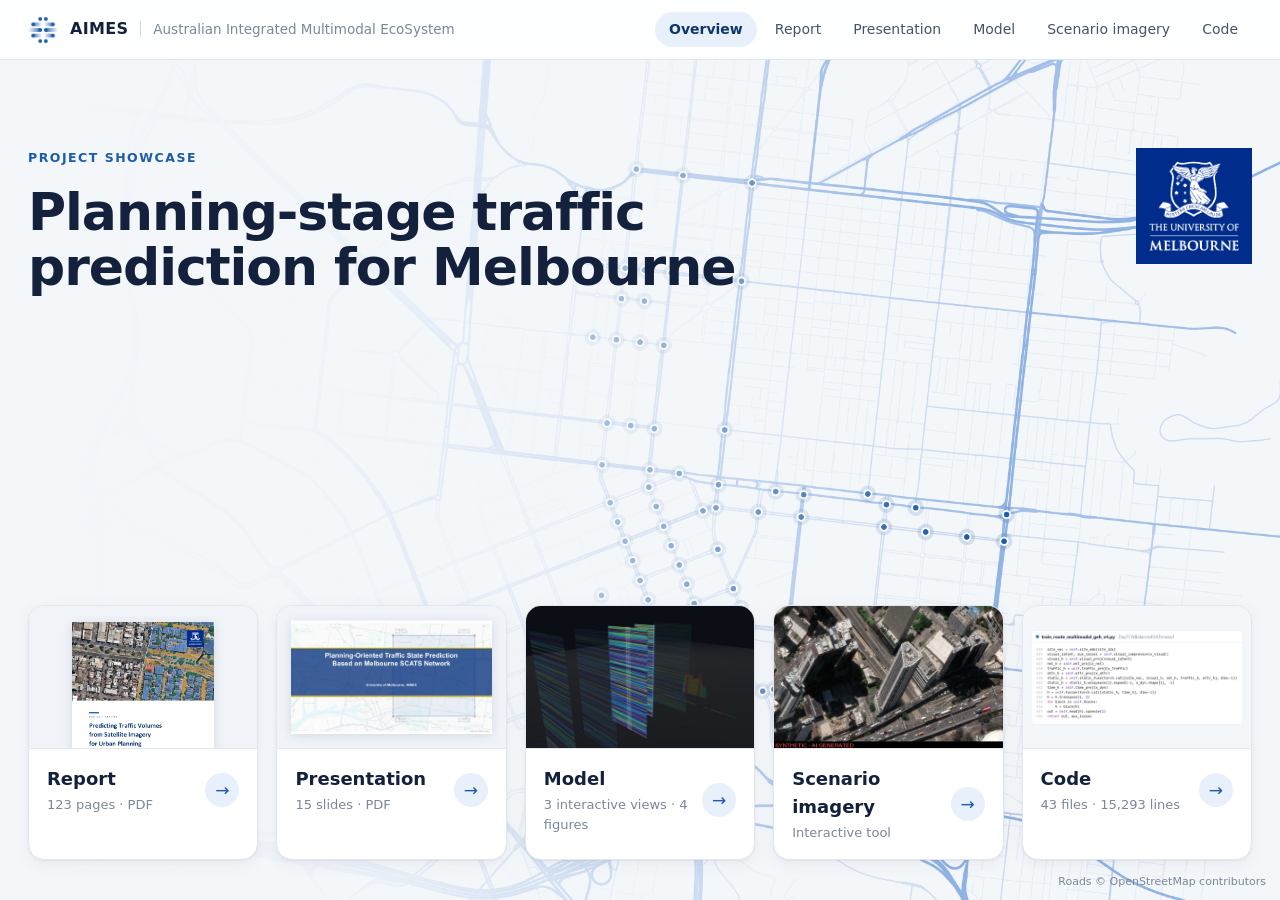
<file: index.html>
<!doctype html>
<html lang="en">
<head>
<script>window.SHOWCASE_STATIC = true;</script>
<meta charset="utf-8">
<meta name="viewport" content="width=device-width, initial-scale=1">
<title>AIMES · Planning-Oriented Traffic Prediction</title>
<meta name="description" content="AIMES project showcase: report, prediction model, scenario imagery tool and code.">
<link rel="icon" href="favicon.ico" sizes="any">
<link rel="icon" type="image/png" sizes="64x64" href="showcase/assets/aimes-mark-64.png">
<link rel="stylesheet" href="showcase/site.css">
<link rel="stylesheet" href="data/code-style.css">
</head>
<body>

<header class="bar">
  <a class="brand" href="#overview" data-view="overview">
    <img class="mark" src="showcase/assets/aimes-mark-64.png" alt="" width="30" height="30">
    <span class="name">AIMES<span class="name-sub">Australian Integrated Multimodal EcoSystem</span></span>
  </a>
  <nav aria-label="Sections">
    <a href="#overview" data-view="overview">Overview</a>
    <a href="#report" data-view="report">Report</a>
    <a href="#slides" data-view="slides">Presentation</a>
    <a href="#model" data-view="model">Model</a>
    <a href="#imagery" data-view="imagery">Scenario imagery</a>
    <a href="#code" data-view="code">Code</a>
  </nav>
</header>

<main>

<!-- ============================================================== overview -->
<section class="view" id="overview" aria-label="Overview">
  <div class="hero">
    <div class="hero-inner">
      <div class="hero-head">
        <div>
          <div class="eyebrow">Project showcase</div>
          <h1 class="title"><span class="nowrap">Planning-stage</span> traffic prediction for Melbourne</h1>
        </div>
        <img class="crest" src="showcase/assets/unimelb_logo.png" alt="The University of Melbourne" width="250" height="250">
      </div>
      <div class="entries">
        <a class="entry" href="#report" data-view="report">
          <span class="thumb page"><img id="thumb-report" alt="" hidden></span>
          <span class="entry-foot">
            <span class="entry-name">Report<span class="entry-sub" id="sub-report">PDF</span></span>
            <span class="entry-go" aria-hidden="true">→</span>
          </span>
        </a>
        <a class="entry" href="#slides" data-view="slides">
          <span class="thumb slides"><img src="showcase/slides/slide-01.jpg" alt=""></span>
          <span class="entry-foot">
            <span class="entry-name">Presentation<span class="entry-sub" id="sub-slides">Slides</span></span>
            <span class="entry-go" aria-hidden="true">→</span>
          </span>
        </a>
        <a class="entry" href="#model" data-view="model">
          <span class="thumb render"><img src="showcase/assets/model_card.jpg" alt=""></span>
          <span class="entry-foot">
            <span class="entry-name">Model<span class="entry-sub" id="sub-model">Interactive views</span></span>
            <span class="entry-go" aria-hidden="true">→</span>
          </span>
        </a>
        <a class="entry" href="#imagery" data-view="imagery">
          <span class="thumb photo"><img id="thumb-imagery" alt="" hidden></span>
          <span class="entry-foot">
            <span class="entry-name">Scenario imagery<span class="entry-sub">Interactive tool</span></span>
            <span class="entry-go" aria-hidden="true">→</span>
          </span>
        </a>
        <a class="entry" href="#code" data-view="code">
          <span class="thumb render"><img src="showcase/assets/code_card.png" alt=""></span>
          <span class="entry-foot">
            <span class="entry-name">Code<span class="entry-sub" id="sub-code">Code release</span></span>
            <span class="entry-go" aria-hidden="true">→</span>
          </span>
        </a>
      </div>
    </div>
    <div class="attribution">Roads © OpenStreetMap contributors</div>
  </div>
</section>

<!-- ============================================================== report -->
<section class="view" id="report" aria-label="Report">
  <div class="split">
    <ol class="list" id="toc" aria-label="Contents"><li class="list-head" aria-hidden="true">Contents</li></ol>
    <div class="stage-wrap">
      <div class="stage">
        <div class="stage-bar">
          <span class="stage-title" id="viewer-title"></span>
          <span class="actions">
            <a class="btn" id="viewer-open" href="#" target="_blank" rel="noopener" hidden>Open in new tab</a>
            <a class="btn primary" id="viewer-download" href="#" download hidden>Download</a>
          </span>
        </div>
        <iframe class="pdf" id="viewer-frame" title="Report" hidden></iframe>
        <div class="empty" id="viewer-empty">Loading…</div>
      </div>
    </div>
  </div>
</section>

<!-- ============================================================== presentation -->
<section class="view" id="slides" aria-label="Presentation">
  <div class="split">
    <ol class="list" id="slide-list" aria-label="Slides"><li class="list-head" aria-hidden="true">Slides</li></ol>
    <div class="stage-wrap">
      <div class="stage">
        <div class="stage-bar">
          <span class="stage-title" id="slide-title"></span>
          <span class="actions">
            <button class="btn" id="slide-prev" type="button" aria-label="Previous slide">‹</button>
            <button class="btn" id="slide-next" type="button" aria-label="Next slide">›</button>
            <button class="btn" id="slide-present" type="button">Present</button>
            <a class="btn primary" id="slide-pdf" href="#" download hidden>Download PowerPoint</a>
          </span>
        </div>
        <div class="slide-stage" id="slide-stage">
          <img id="slide-img" alt="">
          <span class="slide-count" id="slide-count"></span>
        </div>
      </div>
    </div>
  </div>
</section>

<!-- ============================================================== model -->
<section class="view" id="model" aria-label="Model">
  <div class="split">
    <ol class="list" id="figures" aria-label="Figures"><li class="list-head" aria-hidden="true">Figures</li></ol>
    <div class="stage-wrap">
      <div class="stage">
        <div class="stage-bar">
          <span class="stage-title" id="figure-title"></span>
          <span class="actions"><a class="btn" id="figure-open" href="#" target="_blank" rel="noopener">Open full size</a></span>
        </div>
        <div class="figure-stage" id="figure-stage"><img id="figure-img" alt=""></div>
        <div class="frames" id="frames" hidden></div>
      </div>
    </div>
  </div>
</section>

<!-- ============================================================== scenario imagery -->
<section class="view" id="imagery" aria-label="Scenario imagery">
  <div class="stage-bar">
    <span class="stage-title">Scenario imagery</span>
    <span class="actions"><a class="btn" href="tool.html" target="_blank" rel="noopener">Open in its own window</a></span>
  </div>
  <iframe class="tool-frame" id="tool-frame" title="Scenario imagery tool"></iframe>
</section>

<!-- ============================================================== code -->
<section class="view" id="code" aria-label="Code">
  <div class="split">
    <ol class="list code-list" id="code-files" aria-label="Code files"></ol>
    <div class="stage-wrap">
      <div class="stage">
        <div class="stage-bar">
          <span class="stage-title" id="code-title"></span>
          <span class="actions">
            <a class="btn" id="code-raw" href="#" target="_blank" rel="noopener" hidden>Raw</a>
            <a class="btn primary" id="code-download" href="#" download hidden>Download</a>
          </span>
        </div>
        <div class="code-body" id="code-body"><div class="empty">Loading…</div></div>
      </div>
    </div>
  </div>
</section>

</main>
<script src="showcase/site.js?v=20261106p"></script>
</body>
</html>
</file>
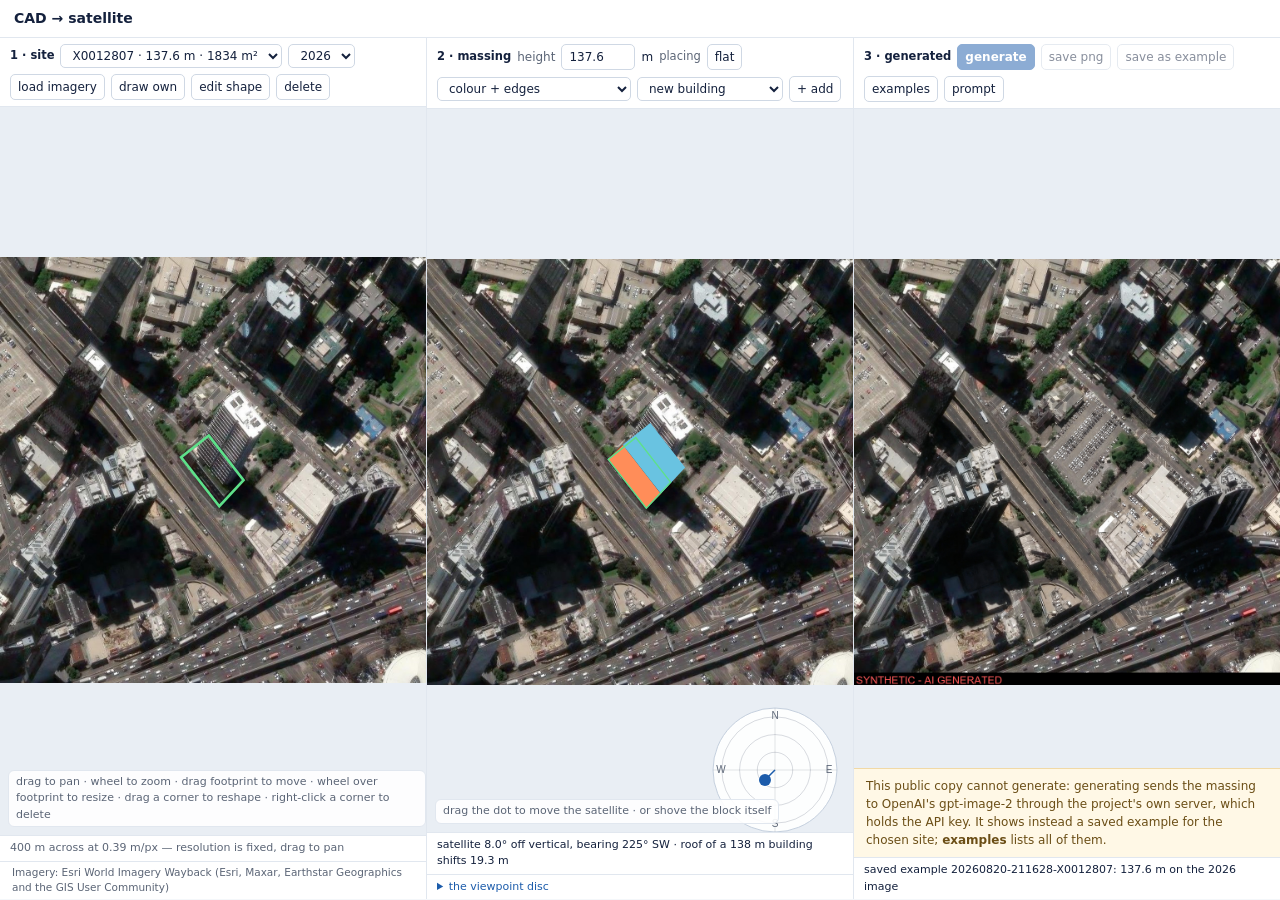
<file: tool.html>
<!doctype html>
<html lang="en">
<head>
<script>window.SHOWCASE_STATIC = true;</script>
<meta charset="utf-8">
<title>CAD to satellite — massing tool</title>
<link rel="icon" href="favicon.ico" sizes="any">
<style>
  :root { --bg:#f4f7fa; --panel:#ffffff; --line:#e1e7ef; --ink:#14213d; --dim:#5b6576;
          --accent:#1c5cab; --ok:#16875a; --bad:#c43d3d; --canvas:#e9eef4; --field:#ffffff;
          --field-line:#cfd8e4; }
  * { box-sizing:border-box; }
  body { margin:0; background:var(--bg); color:var(--ink);
         font:13px/1.5 "Segoe UI Variable Text","Segoe UI",system-ui,-apple-system,Roboto,sans-serif; }
  header { padding:8px 14px; border-bottom:1px solid var(--line); display:flex; background:var(--panel);
           gap:16px; align-items:baseline; }
  header h1 { font-size:14px; margin:0; font-weight:600; }
  header span { color:var(--dim); font-size:12px; }
  main { display:grid; grid-template-columns:1fr 1fr 1fr; gap:1px; background:var(--line);
         height:calc(100vh - 39px); }
  section { background:var(--panel); display:flex; flex-direction:column; min-width:0; }
  .head { padding:8px 12px; border-bottom:1px solid var(--line); display:flex;
          gap:8px; align-items:center; flex-wrap:wrap; }
  .head b { font-size:12px; font-weight:600; }
  .body { flex:1; position:relative; overflow:hidden; background:var(--canvas); }
  canvas { position:absolute; top:0; left:0; }
  select, input, button { background:var(--field); color:var(--ink); border:1px solid var(--field-line);
                          border-radius:6px; padding:4px 8px; font:inherit; }
  button { cursor:pointer; }
  button:hover { border-color:var(--accent); }
  button.primary { background:var(--accent); color:#fff; border-color:var(--accent);
                   font-weight:600; }
  button:disabled { opacity:.5; cursor:default; }
  .slider { display:flex; align-items:center; gap:8px; padding:5px 12px; }
  .slider label { width:74px; color:var(--dim); font-size:12px; }
  .slider input[type=range] { flex:1; }
  .slider output { width:52px; text-align:right; font-variant-numeric:tabular-nums; }
  .note { padding:6px 12px; color:var(--dim); font-size:11.5px; border-top:1px solid var(--line); }
  .stat { padding:6px 12px; font-size:12px; border-top:1px solid var(--line);
          font-variant-numeric:tabular-nums; }
  .stat.ok { color:var(--ok); } .stat.bad { color:var(--bad); }
  .hint { position:absolute; left:10px; bottom:10px; background:rgba(255,255,255,.9); padding:5px 9px;
          border:1px solid var(--line); border-radius:6px; color:var(--dim); font-size:11.5px;
          pointer-events:none; }
  /* overlays for the saved examples and for editing the prompt */
  .sheet { position:fixed; inset:0; background:rgba(244,247,250,.97); display:none; z-index:20;
           padding:26px 30px; overflow:auto; }
  .sheet.on { display:block; }
  .sheet h2 { font-size:15px; margin:0 0 12px; font-weight:600; }
  .sheet .close { position:absolute; top:18px; right:24px; }
  .cards { display:grid; grid-template-columns:repeat(auto-fill,minmax(260px,1fr)); gap:14px; }
  .card { background:var(--panel); border:1px solid var(--line); border-radius:6px;
          padding:8px; }
  .card img { width:100%; border-radius:4px; display:block; background:var(--canvas); }
  .card .meta { color:var(--dim); font-size:11.5px; margin-top:6px; line-height:1.45;
                font-variant-numeric:tabular-nums; }
  .card .row { display:flex; gap:6px; margin-top:6px; }
  textarea { width:100%; min-height:52vh; background:#fff; color:var(--ink);
             border:1px solid var(--line); border-radius:6px; padding:12px;
             font:12.5px/1.65 ui-monospace,Consolas,monospace; resize:vertical; }
  /* inside the project showcase the site's own bar names the tool, so its header steps aside */
  html.embedded header { display:none; }
  html.embedded main { height:100vh; }
  /* the hints sit on the picture until the pointer comes to work on it */
  .hint { transition:opacity .2s; }
  .body:hover .hint { opacity:0; }
  details.note summary { cursor:pointer; color:var(--accent); }
  details.note[open] summary { margin-bottom:3px; }
  .credit { padding:3px 12px; color:var(--dim); font-size:10.5px; border-top:1px solid var(--line); }
  .static-note { padding:8px 12px; font-size:12px; background:#fff8e6; border-top:1px solid #f1d9a6; color:#6b4e16; }
  /* a laptop screen at 100 % holds three panels of about 430-520 px: smaller type and tighter rows
     keep each panel's controls on one or two lines and leave the height to the pictures */
  @media (max-width: 1600px) {
    body { font-size:12px; }
    .head { padding:6px 10px; gap:6px; }
    .head b { font-size:11.5px; }
    select, input, button { padding:3px 7px; border-radius:5px; }
    .note, .stat { padding:4px 10px; font-size:11px; }
    .hint { font-size:11px; padding:3px 7px; left:8px; bottom:8px; }
  }
</style>
<script>if (window.self !== window.top) document.documentElement.classList.add('embedded');</script>
</head>
<body>
<header>
  <h1>CAD → satellite</h1>
</header>

<main>
  <section>
    <div class="head">
      <b>1 · site</b>
      <select id="library"><option value="">footprint library…</option></select>
      <select id="year"></select>
      <button id="reload">load imagery</button>
      <button id="draw">draw own</button>
      <button id="editShape" disabled>edit shape</button>
      <button id="deleteShape" disabled title="delete the selected footprint">delete</button>
    </div>
    <div class="body" id="scenePane">
      <canvas id="sceneCanvas"></canvas>
      <div class="hint">drag to pan · wheel to zoom · drag footprint to move · wheel over
      footprint to resize · drag a corner to reshape · right-click a corner to delete</div>
    </div>
    <div class="note" id="sceneNote">choose a footprint to begin</div>
    <div class="credit">Imagery: Esri World Imagery Wayback (Esri, Maxar, Earthstar Geographics and the GIS User Community)</div>
  </section>

  <section>
    <div class="head">
      <b>2 · massing</b>
      <label style="color:var(--dim)">height</label>
      <input id="height" type="number" min="3" max="400" step="1" value="60" style="width:74px"> m
      <span id="heightWhich" style="color:var(--dim);font-size:11.5px">placing</span>
      <button id="nadir">flat</button>
      <select id="style" title="how the block is drawn"></select>
      <select id="mode" title="what this generation does to the site"></select>
      <label id="existingWrap" style="color:var(--dim);display:none">from
        <input id="existing" type="number" min="0" max="400" step="1" value="120"
               style="width:62px"> m</label>
      <label id="groundWrap" style="color:var(--dim);display:none">leave as
        <select id="ground"></select></label>
      <button id="addBlock" disabled title="keep this block and start another">+ add</button>
    </div>
    <div class="body" id="massPane"><canvas id="massCanvas"></canvas>
      <div class="hint">drag the dot to move the satellite · or shove the block itself</div>
    </div>
    <div class="stat" id="blockList" style="display:none"></div>
    <div class="stat" id="shiftStat">satellite directly overhead</div>
    <details class="note"><summary>the viewpoint disc</summary>the disc is the sky, its centre straight overhead, its rim 35° off
      vertical. The viewpoint belongs to the photograph, not to the building, so it is one
      value for everything in frame — set it once against a tower whose height you know and
      it holds for the rest. <b>flat</b> puts the satellite back overhead.</details>
  </section>

  <section>
    <div class="head">
      <b>3 · generated</b>
      <button id="generate" class="primary" disabled>generate</button>
      <button id="save" disabled>save png</button>
      <button id="keep" disabled>save as example</button>
      <button id="browse">examples</button>
      <button id="editPrompt">prompt</button>
    </div>
    <div class="body" id="outPane"><canvas id="outCanvas"></canvas></div>
    <div class="static-note" id="staticNote" hidden>This public copy cannot generate: generating sends the
      massing to OpenAI's gpt-image-2 through the project's own server, which holds the API key. It shows
      instead a saved example for the chosen site; <b>examples</b> lists all of them.</div>
    <div class="stat" id="outStat">nothing generated yet</div>
  </section>
</main>

<div class="sheet" id="examplesSheet">
  <button class="close" id="closeExamples">close</button>
  <h2>saved examples</h2>
  <div class="cards" id="exampleCards"></div>
</div>

<div class="sheet" id="promptSheet">
  <button class="close" id="closePrompt">close</button>
  <h2>prompt <span id="promptWords" style="color:var(--dim);font-weight:400"></span></h2>
  <div class="note" style="border:0;padding:0 0 10px">
    available placeholders: <b>{height}</b> metres, <b>{storeys}</b>, <b>{area}</b> square
    metres, <b>{use}</b>. A literal brace must be doubled. Saving checks the wording formats
    before it takes effect, so a broken edit cannot reach a generation.
  </div>
  <textarea id="promptText" spellcheck="false"></textarea>
  <div class="row" style="display:flex;gap:8px;margin-top:10px;align-items:center">
    <button id="savePrompt" class="primary">save</button>
    <button id="resetPrompt">revert to built-in</button>
    <span id="promptStat" style="color:var(--dim);font-size:12px"></span>
  </div>
</div>

<script>
const CANVAS = getComputedStyle(document.documentElement).getPropertyValue('--canvas').trim() || '#e9eef4';
const state = {
  // 1024, not because it looks better but because it comes back. The relay gives up at
  // about sixty seconds and a 1400 px canvas puts roughly every other attempt over that
  // line, each crossing costing a wasted minute before the retry. It is also what the batch
  // runs have always used, so the tool and the pipeline now render the same thing.
  scene: null, sceneUrl: null, scenePng: null, metresPerPx: 0, sizeM: 400, px: 1024,
  lon: 144.9631, lat: -37.8136, pan: {x:0, y:0}, zoom: 1, polygon: null, scale: 1,
  drawing: false, drawPoints: [], result: null, use: 'residential', editing: false,
  liveHeight: 60,
  selectedKey: null, massingPng: null, lastArea: null, lastOutside: null,
  blocks: [],
  styles: {}, style: 'colour',
  modes: {}, mode: 'add',
  // which block the height box drives: null is the one being positioned,
  // otherwise an index into state.blocks
  selected: null,
  shading: 0.28,
  // Where the sensor is, not where the roof landed. Storing the displacement instead meant
  // the block was the same size whatever height you typed, because a displacement in pixels
  // knows nothing about height. The viewpoint belongs to the photograph and the height
  // belongs to the building; keeping them apart is what lets the block grow when you raise
  // it. `azimuth` is the screen direction the roof is thrown, clockwise from east.
  view: {lean: 0, azimuth: 315},
};

const el = id => document.getElementById(id);

// The tool also runs as a read-only copy on GitHub Pages, written by showcase/export_static.py,
// which sets window.SHOWCASE_STATIC. There the footprints, their imagery and the saved examples
// are files beside the page, and nothing can be generated, saved, edited or deleted: the model
// call needs the local server and the key it holds.
const STATIC = Boolean(window.SHOWCASE_STATIC);
function api(path) {
  if (!STATIC) return path;
  if (path === '/api/footprints') return 'data/footprints.json';
  if (path === '/api/examples') return 'data/examples.json';
  if (path.startsWith('/api/examples/')) return 'examples/' + path.slice('/api/examples/'.length);
  const prompt = path.match(/^\/api\/prompt(?:\?mode=(\w+))?$/);
  if (prompt) return prompt[1] ? `data/prompt_${prompt[1]}.json` : 'data/prompt.json';
  return path;
}
if (STATIC) {
  el('generate').title = 'generating needs the project server, which holds the API key; the copy shows the saved examples';
  el('staticNote').hidden = false;
  el('outStat').textContent = 'read-only copy: generating runs on the project server only — '
    + 'see the saved examples';
  el('savePrompt').hidden = el('resetPrompt').hidden = true;
  el('promptText').readOnly = true;
}
const scenePane = el('scenePane'), sceneCanvas = el('sceneCanvas');
const massPane = el('massPane'), massCanvas = el('massCanvas');
const outPane = el('outPane'), outCanvas = el('outCanvas');

function fitCanvas(canvas, pane) {
  canvas.width = pane.clientWidth; canvas.height = pane.clientHeight;
}
function fitAll() {
  const before = [sceneCanvas.width, sceneCanvas.height];
  [[sceneCanvas, scenePane], [massCanvas, massPane], [outCanvas, outPane]]
    .forEach(([c, p]) => fitCanvas(c, p));
  // a resized window or a changed browser zoom scales the view with the panel, about its centre,
  // so the picture keeps filling it as it did (the zoom used to stay where it was set at load)
  const f = Math.min(sceneCanvas.width / before[0], sceneCanvas.height / before[1]);
  if (state.scene && isFinite(f) && f > 0 && Math.abs(f - 1) > 1e-3) {
    state.pan = {x: (state.pan.x - before[0] / 2) * f + sceneCanvas.width / 2,
                 y: (state.pan.y - before[1] / 2) * f + sceneCanvas.height / 2};
    state.zoom *= f;
  }
  drawScene(); drawMass(); drawOut();
}
window.addEventListener('resize', fitAll);

async function loadLibrary() {
  const data = await (await fetch(api('/api/footprints'))).json();
  const library = el('library');
  data.items.forEach(item => {
    const option = document.createElement('option');
    option.value = JSON.stringify(item);
    option.textContent = `${item.key} · ${item.height_m} m · ${item.area_m2} m²`;
    library.appendChild(option);
  });
  const chooser = el('style');
  (data.styles || []).forEach(s => {
    state.styles[s.name] = s;
    const option = document.createElement('option');
    option.value = s.name; option.textContent = s.label;
    chooser.appendChild(option);
  });
  chooser.value = state.style;
  await loadModes();
  const year = el('year');
  data.years.forEach(y => {
    const option = document.createElement('option');
    option.value = y; option.textContent = y;
    if (y === Math.max(...data.years)) option.selected = true;
    year.appendChild(option);
  });
}

async function loadScene() {
  el('sceneNote').textContent = 'fetching imagery…';
  // the static copy holds the imagery of each library footprint, as the server stitched it
  const url = STATIC ? `data/scene/${state.selectedKey}_${el('year').value}.jpg`
    : `/api/scene?lon=${state.lon}&lat=${state.lat}&size_m=${state.sizeM}`
      + `&px=${state.px}&year=${el('year').value}`;
  // kept as a data URL, because generating used to re-request this and the server would
  // fetch and stitch every tile again before it could even start the model call
  const response = await fetch(url);
  if (!response.ok) {
    el('sceneNote').textContent = STATIC
      ? 'the read-only copy has imagery for the library footprints only'
      : `imagery could not be fetched (${response.status})`;
    return;
  }
  const blob = await response.blob();
  const dataUrl = await new Promise(resolve => {
    const reader = new FileReader();
    reader.onload = () => resolve(reader.result);
    reader.readAsDataURL(blob);
  });
  const image = new Image();
  await new Promise((resolve, reject) => {
    image.onload = resolve; image.onerror = reject; image.src = dataUrl;
  });
  state.scene = image; state.sceneUrl = url; state.scenePng = dataUrl;
  state.metresPerPx = state.sizeM / state.px;
  state.zoom = Math.min(sceneCanvas.width / image.width,
                        sceneCanvas.height / image.height) || 1;
  state.pan = {x: (sceneCanvas.width - image.width * state.zoom) / 2,
               y: (sceneCanvas.height - image.height * state.zoom) / 2};
  el('sceneNote').textContent =
    `${state.sizeM.toFixed(0)} m across at ${state.metresPerPx.toFixed(2)} m/px`
    + ` — resolution is fixed, drag to pan`;
  refreshBlocks();
  drawScene(); drawMass();
  if (STATIC) showSavedExample();
}

// The read-only copy generates nothing, so its third panel shows a saved example of the chosen
// footprint: on the year shown if there is one, with the height nearest the library's.
async function showSavedExample() {
  const {items} = await (await fetch(api('/api/examples'))).json();
  const mine = items.filter(i => i.key === state.selectedKey);
  const year = Number(el('year').value);
  const pool = mine.filter(i => i.year === year).length ? mine.filter(i => i.year === year) : mine;
  if (!pool.length) {
    state.result = null; drawOut();
    el('outStat').textContent = 'no saved example for this footprint — see examples';
    return;
  }
  const want = state.liveHeight;
  const item = pool.reduce((a, b) => Math.abs(b.height_m - want) < Math.abs(a.height_m - want) ? b : a);
  const image = new Image();
  await new Promise((resolve, reject) => {
    image.onload = resolve; image.onerror = reject;
    image.src = api(`/api/examples/${item.id}/image.png`);
  });
  state.result = image; drawOut();
  el('outStat').className = 'stat';
  el('outStat').textContent = `saved example ${item.id}: ${item.height_m} m on the ${item.year} image`
    + (item.year === year ? '' : ` (none saved on ${year})`);
}

// The polygon lives in scene-image pixels, so what the server rasterises is exactly what you
// positioned. Zoom is a viewing transform on top of that and never reaches the server: the
// scene is still generated at its own resolution, so magnifying to look closely cannot
// change what the model is asked for.
function toCanvas([x, y]) {
  return [x * state.zoom + state.pan.x, y * state.zoom + state.pan.y];
}
function toScene([x, y]) {
  return [(x - state.pan.x) / state.zoom, (y - state.pan.y) / state.zoom];
}

function polygonOnCanvas() {
  if (!state.polygon) return null;
  return state.polygon.map(toCanvas);
}

function drawPolygon(context, points, stroke, fill, width) {
  context.beginPath();
  points.forEach(([x, y], index) => index ? context.lineTo(x, y) : context.moveTo(x, y));
  context.closePath();
  if (fill) { context.fillStyle = fill; context.fill(); }
  if (stroke && stroke !== 'rgba(0,0,0,0)') {
    context.strokeStyle = stroke; context.lineWidth = width || 2.5; context.stroke();
  }
}

function drawScene() {
  const context = sceneCanvas.getContext('2d');
  context.fillStyle = CANVAS;
  context.fillRect(0, 0, sceneCanvas.width, sceneCanvas.height);
  if (state.scene) context.drawImage(state.scene, state.pan.x, state.pan.y,
                                     state.scene.width * state.zoom,
                                     state.scene.height * state.zoom);
  // Every footprint on the site, drawn alike and all of them editable. Keeping a block used
  // to grey it out and freeze it, which made "+ add" feel like a commitment rather than a
  // step; there is no reason a block placed a minute ago should be harder to fix than the
  // one under the cursor.
  polygons().forEach((entry, order) => {
    const outline = entry.ref.map(toCanvas);
    const chosen = entry.ref === (selectedBlock() ? selectedBlock().polygon : state.polygon);
    drawPolygon(context, outline, '#5ee08a', null, chosen ? 2.6 : 1.4);
    if (entry.label) {
      const cx = outline.reduce((s, q) => s + q[0], 0) / outline.length;
      const cy = outline.reduce((s, q) => s + q[1], 0) / outline.length;
      context.fillStyle = '#5ee08a'; context.font = '11px sans-serif';
      context.textAlign = 'center'; context.textBaseline = 'middle';
      context.fillText(entry.label, cx, cy);
    }
    if (!state.editing) return;
    // the side a new corner would land on
    if (hoverEdge && hoverEdge.ref === entry.ref) {
      const a = outline[hoverEdge.index];
      const b = outline[(hoverEdge.index + 1) % outline.length];
      context.beginPath();
      context.moveTo(a[0], a[1]); context.lineTo(b[0], b[1]);
      context.strokeStyle = '#ffd83b'; context.lineWidth = 3; context.stroke();
    }
    // a handle per corner. The one under the cursor grows, because on a dense parcel the
    // corners sit a few pixels apart and there is otherwise no way to tell which one you
    // are about to grab.
    outline.forEach(([x, y], i) => {
      const hot = (hoverVertex && hoverVertex.ref === entry.ref && hoverVertex.index === i)
               || (dragVertex && dragVertex.ref === entry.ref && dragVertex.index === i);
      context.beginPath();
      context.arc(x, y, hot ? 6 : 3.5, 0, 2 * Math.PI);
      context.fillStyle = hot ? '#ffd83b' : '#0d0e11';
      context.fill();
      context.strokeStyle = hot ? '#ffd83b' : '#5ee08a';
      context.lineWidth = 1.4; context.stroke();
    });
  });
  if (state.drawing && state.drawPoints.length) {
    drawPolygon(context, state.drawPoints.map(toCanvas), '#ffd83b', null, 1.4);
  }
}

/** Every footprint on the site: the one being positioned, then the ones already kept. */
function polygons() {
  const list = [];
  if (state.polygon) list.push({ref: state.polygon, label: null});
  state.blocks.forEach((block, i) => list.push({ref: block.polygon, label: String(i + 1)}));
  return list;
}

/** Which corner is under the cursor, and on which footprint. Null when none is. */
let hoverVertex = null, dragVertex = null, hoverEdge = null;
function vertexAt(px, py) {
  if (!state.editing) return null;
  let best = null, bestDistance = 9;
  polygons().forEach(entry => {
    entry.ref.forEach((point, i) => {
      const [x, y] = toCanvas(point);
      const distance = Math.hypot(x - px, y - py);
      if (distance < bestDistance) { bestDistance = distance; best = {ref: entry.ref, index: i}; }
    });
  });
  return best;
}

// The block is a fixed prism -- the footprint extruded to the stated height -- and what the
// mouse moves is where the satellite is. Under the near-parallel rays of an orbital view
// that comes to the same arithmetic as sliding the roof, which is why the old control drew
// the right picture, but it also has the bound the old control was missing: a sensor cannot
// be at any angle at all. Collections used for basemaps are specified at modest off-nadir
// angles and orthorectified aerial mosaics keep buildings within a comparable range;
// past that the imagery would not survive being used as a base at all.
const MAX_OFF_NADIR = 35;
const COMPASS = ['N', 'NE', 'E', 'SE', 'S', 'SW', 'W', 'NW'];

function geometry() {
  const height = parseFloat(el('height').value) || 1;
  state.liveHeight = state.selected === null ? height : state.liveHeight;
  const shiftM = height * Math.tan(state.view.lean * Math.PI / 180);
  return {
    height, shiftM, lean: state.view.lean, azimuth: state.view.azimuth,
    // roofs lean away from the sensor, so the satellite sits opposite the displacement;
    // screen angle counts clockwise from east, compass bearing clockwise from north
    bearing: (state.view.azimuth + 270) % 360,
  };
}

/** Where the roof lands, in scene pixels, for the current viewpoint and height. */
function shiftPx() {
  const shift = geometry().shiftM / state.metresPerPx;
  const radians = state.view.azimuth * Math.PI / 180;
  return {x: shift * Math.cos(radians), y: shift * Math.sin(radians)};
}

/** Read a viewpoint back out of a displacement the mouse produced, within the cap. */
function setShift(x, y) {
  const height = parseFloat(el('height').value) || 1;
  const shiftM = Math.hypot(x, y) * state.metresPerPx;
  state.view = {
    lean: Math.min(Math.atan(shiftM / height) * 180 / Math.PI, MAX_OFF_NADIR),
    azimuth: (Math.atan2(y, x) * 180 / Math.PI + 360) % 360,
  };
}

/** Keep the block being positioned and free the tools to place another beside it. */
function keepBlock() {
  if (!state.polygon) return;
  // a copy, not the same array. Moving and resizing now edit the points in place, so sharing
  // the array would drag the block you just kept along with the one you are placing.
  state.blocks.push({polygon: state.polygon.map(point => point.slice()),
                     height_m: state.liveHeight, use: state.use, key: state.selectedKey});
  // the footprint stays where it is so the next one can be dragged off it, which is quicker
  // than choosing from the library again when the buildings on a site are alike
  selectBlock(null);
}

function dropBlock(index) {
  state.blocks.splice(index, 1);
  selectBlock(null);
}

/** The kept blocks, listed so a wrong height can be found and removed. */
function refreshBlocks() {
  const list = el('blockList');
  const total = allBlocks().length;
  el('addBlock').disabled = !state.polygon
    || !(state.modes[state.mode] || {many: true}).many;
  el('deleteShape').disabled = state.selected === null && !state.polygon;
  el('generate').disabled = STATIC || !total;
  if (!state.blocks.length) { list.style.display = 'none'; return; }
  list.style.display = '';
  list.innerHTML = state.blocks.map((b, i) =>
    `<span style="margin-right:12px${i === state.selected ? ';color:var(--accent)' : ''}">`
    + `${i + 1}. ${b.key || 'drawn'} ${b.height_m.toFixed(0)} m`
    + ` <a href="#" data-drop="${i}" style="color:var(--bad);text-decoration:none">&times;</a>`
    + `</span>`).join('')
    + `<span style="color:var(--dim)">+ 1 being positioned — ${total} in the scene</span>`;
  list.querySelectorAll('[data-drop]').forEach(a => a.addEventListener('click', event => {
    event.preventDefault(); dropBlock(parseInt(a.dataset.drop, 10));
  }));
}

/** Every block in the scene: the ones already kept, plus the one being positioned. */
function allBlocks() {
  const blocks = state.blocks.slice();
  if (state.polygon) blocks.push({polygon: state.polygon, height_m: state.liveHeight,
                                  use: state.use, live: true});
  return blocks;
}

/** The block the height box is editing, or null when it is the one being positioned. */
function selectedBlock() {
  return state.selected === null ? null : state.blocks[state.selected] || null;
}

/** Point the height box at a block and show its height. */
function selectBlock(index) {
  state.selected = index;
  const block = selectedBlock();
  el('height').value = block ? block.height_m : state.liveHeight;
  el('heightWhich').textContent = block ? `block ${index + 1}` : 'placing';
  refreshBlocks(); drawScene(); drawMass();
}

function drawBlock(context, block, style, toward, paints) {
  const points = block.polygon.map(toCanvas);
  // the displacement is in scene pixels like the polygon, so it magnifies with the view
  const shift = block.height_m * Math.tan(state.view.lean * Math.PI / 180)
              / state.metresPerPx * state.zoom;
  const radians = state.view.azimuth * Math.PI / 180;
  const dx = shift * Math.cos(radians), dy = shift * Math.sin(radians);
  const top = points.map(([x, y]) => [x + dx, y + dy]);
  let area = 0;
  for (let i = 0; i < points.length; i++) {
    const j = (i + 1) % points.length;
    area += points[i][0] * points[j][1] - points[j][0] * points[i][1];
  }
  const winding = area >= 0 ? 1 : -1;
  const facing = [];
  for (let i = 0; i < points.length; i++) {
    const j = (i + 1) % points.length;
    const ex = points[j][0] - points[i][0], ey = points[j][1] - points[i][1];
    const len = Math.hypot(ex, ey) || 1;
    const nx = ey / len * winding, ny = -ex / len * winding;
    const dot = nx * toward[0] + ny * toward[1];
    facing.push(dot > 0);
    // a wall turned away is behind the solid; painting it drew over the walls in front
    // on every notched footprint, which is what made the block look transparent
    if (dot <= 0) continue;
    if (paints === 'wire') continue;
    const f = 1 + style.shading * dot;
    const c = style.wall.map(v => Math.min(255, Math.max(0, Math.round(v * f))));
    drawPolygon(context, [points[i], points[j], top[j], top[i]], 'rgba(0,0,0,0)',
                `rgb(${c[0]},${c[1]},${c[2]})`);
  }
  // A demolition is outlined, not filled, so the building being removed stays visible
  // underneath -- the model needs to see what it is taking away.
  if (paints === 'wire') {
    const wall = `rgb(${style.wall[0]},${style.wall[1]},${style.wall[2]})`;
    const roof = `rgb(${style.roof[0]},${style.roof[1]},${style.roof[2]})`;
    drawPolygon(context, points, wall, null, 2.2);
    drawPolygon(context, top, roof, null, 2.2);
    context.strokeStyle = wall; context.lineWidth = 2.2;
    context.beginPath();
    points.forEach(([x, y], i) => {
      const prev = (i - 1 + points.length) % points.length;
      if (!(facing[i] || facing[prev])) return;
      context.moveTo(x, y); context.lineTo(top[i][0], top[i][1]);
    });
    context.stroke();
    drawPolygon(context, points, '#5ee08a', null, 1.4);
    return;
  }
  drawPolygon(context, top, 'rgba(0,0,0,0)',
              `rgb(${style.roof[0]},${style.roof[1]},${style.roof[2]})`);
  // only the corners that can be seen: one of the two facades meeting there must face
  // the sensor, or the line lands inside the solid and crosses the roof
  if (style.edges) {
    const ec = style.wall.map(v => Math.round(v * 0.62));
    context.strokeStyle = `rgb(${ec[0]},${ec[1]},${ec[2]})`;
    context.lineWidth = 1;
    context.beginPath();
    points.forEach(([x, y], i) => {
      const prev = (i - 1 + points.length) % points.length;
      if (!(facing[i] || facing[prev])) return;
      context.moveTo(x, y); context.lineTo(top[i][0], top[i][1]);
    });
    context.stroke();
  }
  // the same green ground outline as panel one, so the parcel the block stands on can be
  // checked here too without switching back
  drawPolygon(context, points, '#5ee08a', null, 1.4);
}

// the block is drawn over the same imagery, so the lean can be judged against real towers
function drawMass() {
  const context = massCanvas.getContext('2d');
  context.fillStyle = CANVAS;
  context.fillRect(0, 0, massCanvas.width, massCanvas.height);
  if (state.scene) context.drawImage(state.scene, state.pan.x, state.pan.y,
                                     state.scene.width * state.zoom,
                                     state.scene.height * state.zoom);
  const view = geometry();
  // same colours and the same per-face shading the server paints, so what you judge on
  // screen is what is sent
  const style = state.styles[state.style] || {roof: [105,195,225], wall: [200,110,70],
                                              shading: 0.28, edges: true};
  const radians = state.view.azimuth * Math.PI / 180;
  const toward = [-Math.cos(radians), -Math.sin(radians)];
  // far to near, exactly as the server sorts them, so a nearer block stands in front of one
  // behind it instead of whichever happened to be added last
  const depth = b => {
    const cx = b.polygon.reduce((s, p) => s + p[0], 0) / b.polygon.length;
    const cy = b.polygon.reduce((s, p) => s + p[1], 0) / b.polygon.length;
    return cx * toward[0] + cy * toward[1];
  };
  const paints = (state.modes[state.mode] || {paints: 'solid'}).paints;
  allBlocks().slice().sort((a, b) => depth(a) - depth(b))
    .forEach(block => {
      if (paints === 'solid+wire') {
        const was = parseFloat(el('existing').value) || 0;
        if (was > 0) drawBlock(context, {...block, height_m: was}, style, toward, 'wire');
        drawBlock(context, block, style, toward, 'solid');
      } else {
        drawBlock(context, block, style, toward, paints);
      }
    });
  drawViewpoint(context, view);
  el('shiftStat').textContent = view.shiftM < 0.05
    ? 'satellite directly overhead — only the roof would show'
    : `satellite ${view.lean.toFixed(1)}° off vertical, bearing `
      + `${view.bearing.toFixed(0)}° ${COMPASS[Math.round(view.bearing / 45) % 8]}`
      + ` · roof of a ${view.height.toFixed(0)} m building shifts `
      + `${view.shiftM.toFixed(1)} m`
      + (view.lean >= MAX_OFF_NADIR - 0.05 ? '  (at the limit)' : '');
}

/** Where the sensor is, as a dot in the sky hemisphere. Centre is straight overhead. */
function discGeometry() {
  const radius = Math.max(30, Math.min(62, massCanvas.width / 5));
  return {cx: massCanvas.width - radius - 16, cy: massCanvas.height - radius - 16, radius};
}

function drawViewpoint(context, view) {
  const {cx, cy, radius} = discGeometry();
  context.save();
  context.beginPath(); context.arc(cx, cy, radius, 0, 2 * Math.PI);
  context.fillStyle = 'rgba(255,255,255,0.92)'; context.fill();
  context.strokeStyle = '#c5d0de'; context.lineWidth = 1; context.stroke();
  for (const ring of [10, 20, 30]) {
    context.beginPath();
    context.arc(cx, cy, radius * ring / MAX_OFF_NADIR, 0, 2 * Math.PI);
    context.strokeStyle = 'rgba(20,33,61,0.16)'; context.stroke();
  }
  context.beginPath();
  context.moveTo(cx - radius, cy); context.lineTo(cx + radius, cy);
  context.moveTo(cx, cy - radius); context.lineTo(cx, cy + radius);
  context.strokeStyle = 'rgba(20,33,61,0.12)'; context.stroke();
  context.fillStyle = '#5b6576'; context.font = '10px sans-serif';
  context.textAlign = 'center'; context.textBaseline = 'middle';
  [['N', 0, -radius + 8], ['E', radius - 8, 0], ['S', 0, radius - 8], ['W', -radius + 8, 0]]
    .forEach(([text, ox, oy]) => context.fillText(text, cx + ox, cy + oy));

  // the sensor sits opposite the way the roof is thrown
  const fraction = Math.min(view.lean / MAX_OFF_NADIR, 1);
  const radians = view.azimuth * Math.PI / 180;
  const dot = [cx - Math.cos(radians) * radius * fraction,
               cy - Math.sin(radians) * radius * fraction];
  context.beginPath();
  context.moveTo(cx, cy); context.lineTo(dot[0], dot[1]);
  context.strokeStyle = '#1c5cab'; context.lineWidth = 1.5; context.stroke();
  context.beginPath(); context.arc(dot[0], dot[1], 6, 0, 2 * Math.PI);
  context.fillStyle = '#1c5cab'; context.fill();
  context.restore();
}

function drawOut() {
  const context = outCanvas.getContext('2d');
  context.fillStyle = CANVAS;
  context.fillRect(0, 0, outCanvas.width, outCanvas.height);
  if (state.result) context.drawImage(state.result, state.pan.x, state.pan.y,
                                      state.result.width * state.zoom,
                                      state.result.height * state.zoom);
}

// ---- interaction -------------------------------------------------------------
let dragMode = null, dragFrom = null, dragPolygon = null;

function insideOutline(outline, px, py) {
  let inside = false;
  for (let i = 0, j = outline.length - 1; i < outline.length; j = i++) {
    const [xi, yi] = outline[i], [xj, yj] = outline[j];
    if (((yi > py) !== (yj > py))
        && (px < (xj - xi) * (py - yi) / (yj - yi) + xi)) inside = !inside;
  }
  return inside;
}

/** Which footprint the cursor is inside, or null. Moving and resizing work on whichever it
 *  is, kept or not, and outside edit mode as well -- a block put down a minute ago should
 *  not be harder to shove than the one still being placed. The one being positioned wins a
 *  tie, since polygons() lists it first. */
function polygonAt(px, py) {
  return polygons().find(entry => insideOutline(entry.ref.map(toCanvas), px, py)) || null;
}

scenePane.addEventListener('mousedown', event => {
  const rect = sceneCanvas.getBoundingClientRect();
  const px = event.clientX - rect.left, py = event.clientY - rect.top;
  if (state.drawing) {
    state.drawPoints.push(toScene([px, py]));
    drawScene(); return;
  }
  dragVertex = vertexAt(px, py);
  dragPolygon = dragVertex ? null : polygonAt(px, py);
  dragMode = dragVertex ? 'vertex' : dragPolygon ? 'polygon' : 'pan';
  // clicking a block also points the height box at it, so three blocks of different heights
  // can be set without deleting and re-adding the two you are happy with
  const touched = dragVertex || dragPolygon;
  if (touched) {
    const index = state.blocks.findIndex(block => block.polygon === touched.ref);
    selectBlock(index >= 0 ? index : null);
  }
  dragFrom = {x: px, y: py};
});
window.addEventListener('mouseup', () => { dragMode = null; dragVertex = null; dragPolygon = null; drawScene(); drawMass(); });
window.addEventListener('mousemove', event => {
  if (!dragMode) return;
  const rect = sceneCanvas.getBoundingClientRect();
  const px = event.clientX - rect.left, py = event.clientY - rect.top;
  const dx = px - dragFrom.x, dy = py - dragFrom.y;
  dragFrom = {x: px, y: py};
  if (dragMode === 'pan') { state.pan.x += dx; state.pan.y += dy; }
  // the polygon is stored in scene pixels, so a drag measured on the canvas has to be
  // divided by the zoom or it would move further than the cursor did
  else if (dragMode === 'vertex') dragVertex.ref[dragVertex.index] = toScene([px, py]);
  else dragPolygon.ref.forEach(point => {
    point[0] += dx / state.zoom; point[1] += dy / state.zoom;
  });
  drawScene(); drawMass(); drawOut();
});
// which corner the cursor is over, so the handle can grow before it is grabbed
scenePane.addEventListener('mousemove', event => {
  if (dragMode) return;
  const rect = sceneCanvas.getBoundingClientRect();
  const px = event.clientX - rect.left, py = event.clientY - rect.top;
  const found = vertexAt(px, py);
  const side = found ? null : edgeAt(px, py);
  const same = (a, b) => (!a && !b) || (a && b && a.ref === b.ref && a.index === b.index);
  if (same(found, hoverVertex) && same(side, hoverEdge)) return;
  hoverVertex = found; hoverEdge = side;
  scenePane.style.cursor = found ? 'pointer' : side ? 'copy' : '';
  drawScene();
});

/** Nearest point on segment ab to p, and how far away it is. */
function onSegment(p, a, b) {
  const vx = b[0] - a[0], vy = b[1] - a[1];
  const length = vx * vx + vy * vy;
  const along = length ? Math.max(0, Math.min(1, ((p[0]-a[0])*vx + (p[1]-a[1])*vy) / length)) : 0;
  const point = [a[0] + vx * along, a[1] + vy * along];
  return {point, distance: Math.hypot(p[0] - point[0], p[1] - point[1])};
}

/** Which side the cursor is over, or -1. Corners win, so the two never fight. */
function edgeAt(px, py) {
  if (!state.editing || vertexAt(px, py)) return null;
  let best = null, bestDistance = 7;
  polygons().forEach(entry => {
    const outline = entry.ref.map(toCanvas);
    for (let i = 0; i < outline.length; i++) {
      const hit = onSegment([px, py], outline[i], outline[(i + 1) % outline.length]);
      if (hit.distance < bestDistance) {
        bestDistance = hit.distance; best = {ref: entry.ref, index: i, point: hit.point};
      }
    }
  });
  return best;
}

// right-click a corner to drop it, or a side to put a new corner there. Three corners is
// the floor -- below that there is no polygon left to rasterise, and the server would be
// sent a degenerate footprint.
scenePane.addEventListener('contextmenu', event => {
  if (!state.editing) return;
  const rect = sceneCanvas.getBoundingClientRect();
  const px = event.clientX - rect.left, py = event.clientY - rect.top;
  const corner = vertexAt(px, py);
  if (corner) {
    event.preventDefault();
    if (corner.ref.length <= 3) {
      el('sceneNote').textContent = 'a footprint needs at least three corners';
      return;
    }
    corner.ref.splice(corner.index, 1);
    hoverVertex = null;
    drawScene(); drawMass();
    return;
  }
  const side = edgeAt(px, py);
  if (!side) return;
  event.preventDefault();
  // land it on the line rather than under the cursor, so the outline does not jump
  side.ref.splice(side.index + 1, 0, toScene(side.point));
  hoverVertex = null; hoverEdge = null;
  drawScene(); drawMass();
});

// wheel over the footprint resizes it; wheel anywhere else magnifies the view
scenePane.addEventListener('wheel', event => {
  const rect = sceneCanvas.getBoundingClientRect();
  const px = event.clientX - rect.left, py = event.clientY - rect.top;
  event.preventDefault();
  const factor = event.deltaY < 0 ? 1.08 : 1 / 1.08;

  const over = polygonAt(px, py);
  if (over) {
    const cx = over.ref.reduce((s, p) => s + p[0], 0) / over.ref.length;
    const cy = over.ref.reduce((s, p) => s + p[1], 0) / over.ref.length;
    over.ref.forEach(point => {
      point[0] = cx + (point[0] - cx) * factor;
      point[1] = cy + (point[1] - cy) * factor;
    });
  } else {
    // keep the ground under the cursor under the cursor
    const before = toScene([px, py]);
    state.zoom = Math.min(Math.max(state.zoom * factor, 0.25), 8);
    const after = toCanvas(before);
    state.pan.x += px - after[0];
    state.pan.y += py - after[1];
  }
  drawScene(); drawMass(); drawOut();
}, {passive: false});

el('library').addEventListener('change', async event => {
  if (!event.target.value) return;
  const item = JSON.parse(event.target.value);
  state.lon = item.longitude; state.lat = item.latitude;
  state.use = item.use || 'residential';
  state.selectedKey = item.key;
  el('height').value = item.height_m;
  state.liveHeight = item.height_m;
  state.selected = null;
  await loadScene();
  // polygon_m is east/south metres from the building centroid, matching rasterize_footprint
  const centre = state.px / 2;
  state.polygon = item.polygon_m.map(([east, south]) =>
    [centre + east / state.metresPerPx, centre + south / state.metresPerPx]);
  // start somewhere visible so there is a block to grab; the drag is what settles it
  state.view = {lean: 8, azimuth: 315};
  setEditing(false);
  refreshBlocks();
  drawScene(); drawMass();
});

el('reload').addEventListener('click', loadScene);

// Editing is a mode, not a permanent state of the panel: outside it the parcel is something
// to look at, and a handle on every corner is in the way of looking at it.
function setEditing(on) {
  state.editing = on && !!state.polygon;
  hoverVertex = hoverEdge = null;
  scenePane.style.cursor = '';
  el('editShape').textContent = state.editing ? 'save shape' : 'edit shape';
  el('editShape').classList.toggle('primary', state.editing);
  el('editShape').disabled = !state.polygon;
  el('sceneNote').textContent = state.editing
    ? 'drag a corner to move it · right-click a corner to delete · right-click a side to add one'
    : `${state.sizeM.toFixed(0)} m across at ${state.metresPerPx.toFixed(2)} m/px`
      + ' — resolution is fixed, drag to pan';
  drawScene();
}
el('editShape').addEventListener('click', () => setEditing(!state.editing));

/** Drop whichever footprint the height box is pointed at. */
function deleteSelected() {
  if (state.selected !== null) { dropBlock(state.selected); return; }
  if (!state.polygon) return;
  state.polygon = null;
  state.selected = null;
  setEditing(false);
  refreshBlocks(); drawScene(); drawMass();
}
el('deleteShape').addEventListener('click', deleteSelected);
window.addEventListener('keydown', event => {
  // not while typing a height or a prompt
  const tag = (event.target.tagName || '').toLowerCase();
  if (tag === 'input' || tag === 'textarea' || tag === 'select') return;
  if (event.key === 'Delete' || event.key === 'Backspace') deleteSelected();
});
el('draw').addEventListener('click', () => {
  if (!state.scene) { alert('load imagery first'); return; }
  if (!state.drawing) {
    state.drawing = true; state.drawPoints = [];
    el('draw').textContent = 'finish shape';
  } else {
    state.drawing = false;
    el('draw').textContent = 'draw own';
    if (state.drawPoints.length >= 3) {
      state.polygon = state.drawPoints.slice();
      setEditing(false);
      refreshBlocks();
    }
    state.drawPoints = [];
  }
  drawScene(); drawMass();
});

// a taller building throws its roof further from the same viewpoint, so the block simply
// redraws bigger -- nothing about the viewpoint changes
el('height').addEventListener('input', () => {
  const value = parseFloat(el('height').value) || 1;
  const block = selectedBlock();
  if (block) { block.height_m = value; refreshBlocks(); } else { state.liveHeight = value; }
  drawScene(); drawMass();
});
el('style').addEventListener('change', () => { state.style = el('style').value; drawMass(); });
el('addBlock').addEventListener('click', keepBlock);
el('mode').addEventListener('change', () => { state.mode = el('mode').value; applyMode(); });
el('ground').addEventListener('change', drawMass);
el('existing').addEventListener('input', drawMass);
el('nadir').addEventListener('click', () => { state.view.lean = 0; drawMass(); });

/** Put the sensor where the pointer is, within the hemisphere. */
function setViewpoint(px, py) {
  const {cx, cy, radius} = discGeometry();
  const vx = px - cx, vy = py - cy;
  const length = Math.hypot(vx, vy);
  if (length < 1e-6) { state.view.lean = 0; return; }
  state.view = {
    lean: Math.min(length / radius, 1) * MAX_OFF_NADIR,
    // the roof goes the other way from the sensor
    azimuth: (Math.atan2(-vy, -vx) * 180 / Math.PI + 360) % 360,
  };
}

// two ways at the same quantity: move the sensor in the disc, or shove the block until it
// sits like its neighbours. Both are clamped, because the block is a fixed prism and the
// only thing free to change is where it is being viewed from.
let massDrag = null;
massPane.addEventListener('mousedown', event => {
  const rect = massCanvas.getBoundingClientRect();
  const px = event.clientX - rect.left, py = event.clientY - rect.top;
  const {cx, cy, radius} = discGeometry();
  massDrag = Math.hypot(px - cx, py - cy) <= radius + 10
    ? {mode: 'viewpoint'} : {mode: 'block', x: event.clientX, y: event.clientY};
  if (massDrag.mode === 'viewpoint') { setViewpoint(px, py); drawMass(); }
  event.preventDefault();
});
window.addEventListener('mouseup', () => { massDrag = null; });
window.addEventListener('mousemove', event => {
  if (!massDrag) return;
  if (massDrag.mode === 'viewpoint') {
    const rect = massCanvas.getBoundingClientRect();
    setViewpoint(event.clientX - rect.left, event.clientY - rect.top);
  } else {
    const current = shiftPx();
    setShift(current.x + event.clientX - massDrag.x,
             current.y + event.clientY - massDrag.y);
    massDrag.x = event.clientX; massDrag.y = event.clientY;
  }
  drawMass();
});

el('generate').addEventListener('click', async () => {
  if (!state.polygon || !state.scene) return;
  const button = el('generate');
  button.disabled = true; button.textContent = 'generating…';
  el('outStat').className = 'stat';
  const started = Date.now();
  const ticker = setInterval(() => {
    el('outStat').textContent =
      `calling the model — ${Math.round((Date.now() - started) / 1000)}s`
      + ' (this takes about a minute; nothing is stuck)';
  }, 1000);
  try {
    const response = await fetch('/api/generate', {
      method: 'POST', headers: {'Content-Type': 'application/json'},
      body: JSON.stringify({
        scene_png: state.scenePng,
        blocks: allBlocks().map(b => ({polygon_px: b.polygon, height_m: b.height_m,
                                       use: b.use})),
        mode: state.mode,
        ground: el('ground').value,
        existing_m: parseFloat(el('existing').value) || 0,
        metres_per_px: state.metresPerPx,
        azimuth_deg: state.view.azimuth,
        lean_deg: state.view.lean,
        use: state.use,
        style: state.style,
      }),
    });
    const data = await response.json();
    if (!response.ok) throw new Error(data.error || response.statusText);
    const image = new Image();
    await new Promise(resolve => { image.onload = resolve; image.src = data.image; });
    state.result = image; drawOut();
    state.massingPng = data.massing;
    state.lastArea = data.footprint_area_m2;
    state.lastOutside = data.outside_roi_delta;
    el('save').disabled = false;
    el('keep').disabled = false;
    el('outStat').className = 'stat ok';
    el('outStat').textContent =
      `footprint ${data.footprint_area_m2} m² · editable ${(data.roi_fraction * 100).toFixed(1)}%`
      + ` of frame · outside that region changed by ${data.outside_roi_delta.toFixed(6)}`;
  } catch (error) {
    el('outStat').className = 'stat bad';
    el('outStat').textContent = 'failed: ' + error.message;
  } finally {
    clearInterval(ticker);
    button.disabled = false; button.textContent = 'generate';
  }
});

// ---- saved examples and the prompt editor ---------------------------------------------
// A generation worth keeping is stored on disk with the massing that produced it and the
// wording that was in force at the time, because a picture on its own cannot say which of
// those two it was that made it good.
el('keep').addEventListener('click', async () => {
  if (!state.result) return;
  const note = prompt('a short note for this example (optional)') ?? '';
  el('keep').disabled = true;
  try {
    const response = await fetch('/api/examples', {
      method: 'POST', headers: {'Content-Type': 'application/json'},
      body: JSON.stringify({
        image: state.result.src, massing: state.massingPng, note,
        name: state.selectedKey || '', key: state.selectedKey || null,
        height_m: parseFloat(el('height').value), lean_deg: state.view.lean,
        azimuth_deg: state.view.azimuth, metres_per_px: state.metresPerPx,
        size_m: state.sizeM, year: parseInt(el('year').value, 10),
        footprint_area_m2: state.lastArea ?? null,
        outside_roi_delta: state.lastOutside ?? null, style: state.style,
      })});
    const data = await response.json();
    el('outStat').className = 'stat ok';
    el('outStat').textContent = `kept as ${data.id} — ${data.count} example(s) saved`;
  } finally { el('keep').disabled = false; }
});

async function showExamples() {
  const cards = el('exampleCards');
  cards.textContent = 'loading…';
  el('examplesSheet').classList.add('on');
  const {items} = await (await fetch(api('/api/examples'))).json();
  cards.textContent = '';
  if (!items.length) { cards.textContent = 'nothing saved yet'; return; }
  for (const item of items) {
    const card = document.createElement('div');
    card.className = 'card';
    card.innerHTML =
      `<img src="${api(`/api/examples/${item.id}/image.png`)}" alt="">
       <div class="meta">
         <b>${item.key || item.id}</b>${item.note ? ' — ' + item.note : ''}<br>
         ${item.height_m ?? '?'} m · lean ${(item.lean_deg ?? 0).toFixed(1)}° ·
         ${(item.metres_per_px ?? 0).toFixed(2)} m/px · ${item.year ?? ''}<br>
         saved ${item.saved_at}
       </div>
       <div class="row">
         <button data-massing="${item.id}">massing</button>
         <button data-prompt="${item.id}">prompt</button>
         ${STATIC ? '' : `<button data-drop="${item.id}">delete</button>`}
       </div>`;
    card.querySelector('[data-massing]').onclick = e => {
      const img = card.querySelector('img');
      const showing = img.src.includes('/massing.png');
      img.src = api(`/api/examples/${item.id}/${showing ? 'image' : 'massing'}.png`);
      e.target.textContent = showing ? 'massing' : 'result';
    };
    card.querySelector('[data-prompt]').onclick = () => alert(item.prompt || '(not recorded)');
    if (!STATIC) card.querySelector('[data-drop]').onclick = async () => {
      if (!confirm('delete this example?')) return;
      await fetch(`/api/examples/${item.id}`, {method: 'DELETE'});
      showExamples();
    };
    cards.appendChild(card);
  }
}
el('browse').addEventListener('click', showExamples);
el('closeExamples').addEventListener('click',
  () => el('examplesSheet').classList.remove('on'));

/** The three jobs the tool can do. Demolition paints nothing, so panel two has to know. */
async function loadModes() {
  const data = await (await fetch(api('/api/prompt'))).json();
  const chooser = el('mode');
  const ground = el('ground');
  (data.grounds || []).forEach(g => {
    const option = document.createElement('option');
    option.value = g; option.textContent = g;
    ground.appendChild(option);
  });
  (data.modes || []).forEach(m => {
    state.modes[m.name] = m;
    const option = document.createElement('option');
    option.value = m.name; option.textContent = m.label;
    chooser.appendChild(option);
  });
  chooser.value = state.mode;
  applyMode();
}

function applyMode() {
  const spec = state.modes[state.mode] || {needs_ground: false, needs_existing: false,
                                           many: true};
  el('groundWrap').style.display = spec.needs_ground ? '' : 'none';
  el('existingWrap').style.display = spec.needs_existing ? '' : 'none';
  // one building at a time when replacing or demolishing: the wording names a single
  // building that is there now, and two of them would need two "was" heights
  el('addBlock').disabled = !state.polygon || !spec.many;
  drawScene(); drawMass();
}

async function loadPrompt() {
  const data = await (await fetch(api(`/api/prompt?mode=${state.mode}`))).json();
  el('promptText').value = data.prompt;
  el('promptWords').textContent =
    `— ${state.mode}, ${data.words} words${data.edited ? ', edited' : ', built-in'}`;
  el('promptStat').textContent = '';
}
el('editPrompt').addEventListener('click', async () => {
  await loadPrompt();
  el('promptSheet').classList.add('on');
});
el('closePrompt').addEventListener('click', () => el('promptSheet').classList.remove('on'));
el('savePrompt').addEventListener('click', async () => {
  const response = await fetch('/api/prompt', {
    method: 'POST', headers: {'Content-Type': 'application/json'},
    body: JSON.stringify({prompt: el('promptText').value, mode: state.mode})});
  const data = await response.json();
  if (!response.ok) {
    el('promptStat').style.color = 'var(--bad)';
    el('promptStat').textContent = 'not saved — ' + data.error;
    return;
  }
  el('promptStat').style.color = 'var(--ok)';
  el('promptStat').textContent = `saved, ${data.words} words — used from the next generation`;
  el('promptWords').textContent = `— ${data.words} words, edited`;
});
el('resetPrompt').addEventListener('click', async () => {
  await fetch('/api/prompt', {method: 'POST', headers: {'Content-Type': 'application/json'},
                              body: JSON.stringify({reset: true, mode: state.mode})});
  await loadPrompt();
  el('promptStat').style.color = 'var(--dim)';
  el('promptStat').textContent = 'reverted to the wording built into the server';
});

el('save').addEventListener('click', () => {
  if (!state.result) return;
  const link = document.createElement('a');
  link.href = state.result.src;
  link.download = 'generated.png';
  link.click();
});

fitAll();
loadLibrary().then(async () => {
  if (!STATIC) return;
  // the copy opens on the site of the first saved example, so its panels are not empty
  const {items} = await (await fetch(api('/api/examples'))).json();
  const library = el('library');
  const option = [...library.options].find(o => o.value && JSON.parse(o.value).key === items[0]?.key);
  if (!option) return;
  library.value = option.value;
  library.dispatchEvent(new Event('change'));
});
</script>
</body>
</html>
</file>
<file: showcase/site.css>
/* Project showcase. A light, map-like ground -- the pale blue-grey of a road map -- with white
   cards on it and the report's road-class blue as the one accent, so the site reads in the same
   colours as the report's figures. The site holds finished work (report PDFs, figures, the tool)
   and says as little as it can around them. */

:root {
  --ground: #f4f7fa;
  --surface: #ffffff;
  --surface-2: #f0f4f9;
  --line: #e1e7ef;
  --line-2: #cfd8e4;
  --ink: #14213d;
  --ink-2: #46536a;
  --muted: #7b879a;
  --accent: #1c5cab;
  --accent-strong: #0d366b;
  --accent-soft: #e8f0fb;
  --shadow-1: 0 1px 2px rgba(20, 33, 61, 0.05), 0 4px 16px rgba(20, 33, 61, 0.06);
  --shadow-2: 0 2px 4px rgba(20, 33, 61, 0.06), 0 18px 44px rgba(20, 33, 61, 0.12);
  --bar: 60px;
  --sans: "Segoe UI Variable Text", "Segoe UI", system-ui, -apple-system, Roboto, "Helvetica Neue", Arial, sans-serif;
  --display: "Segoe UI Variable Display", "Segoe UI", system-ui, -apple-system, Roboto, "Helvetica Neue", Arial, sans-serif;
  --mono: "Cascadia Mono", Consolas, ui-monospace, Menlo, monospace;
  color-scheme: light;
}

* { box-sizing: border-box; }
[hidden] { display: none !important; }
body { margin: 0; background: var(--ground); color: var(--ink); font: 15px/1.55 var(--sans); -webkit-font-smoothing: antialiased; }
a { color: inherit; }
img { display: block; max-width: 100%; }
h1 { font-family: var(--display); text-wrap: balance; margin: 0; }
:focus-visible { outline: 2px solid var(--accent); outline-offset: 2px; border-radius: 4px; }

/* ------------------------------------------------------------------ top bar */
.bar {
  position: sticky; top: 0; z-index: 10; height: var(--bar);
  display: flex; align-items: center; justify-content: space-between; gap: 24px;
  padding: 0 28px; background: rgba(255, 255, 255, 0.92);
  border-bottom: 1px solid var(--line); backdrop-filter: saturate(1.4) blur(10px);
}
.brand { display: flex; align-items: center; gap: 12px; text-decoration: none; min-width: 0; }
/* the AIMES Ecosystem mark, in the site's blue (showcase/assets/aimes-mark*.png; favicon.ico) */
.brand .mark { width: 30px; height: 30px; flex: none; }
.brand .name { font-family: var(--display); font-weight: 650; font-size: 16px; letter-spacing: 0.02em; white-space: nowrap; }
.brand .name-sub {
  margin-left: 12px; padding-left: 12px; border-left: 1px solid var(--line-2);
  font-family: var(--sans); font-weight: 400; font-size: 13.5px; letter-spacing: 0; color: var(--muted);
}
.bar nav { display: flex; gap: 4px; }
.bar nav a {
  padding: 7px 14px; color: var(--ink-2); text-decoration: none; font-size: 14px;
  border-radius: 999px; white-space: nowrap; transition: background 0.15s, color 0.15s;
}
.bar nav a:hover { color: var(--ink); background: var(--surface-2); }
.bar nav a[aria-current="page"] { color: var(--accent-strong); background: var(--accent-soft); font-weight: 600; }

.view { display: none; }
.view.on { display: block; }

/* ------------------------------------------------------------------ overview */
.hero {
  position: relative; min-height: calc(100vh - var(--bar)); overflow: hidden;
  background: var(--ground) url("assets/roads.png") no-repeat right center / cover;
  display: flex; flex-direction: column;
}
.hero::before {
  content: ""; position: absolute; inset: 0; pointer-events: none;
  background: linear-gradient(90deg, var(--ground) 0%, rgba(244, 247, 250, 0.94) 26%, rgba(244, 247, 250, 0.55) 52%, rgba(244, 247, 250, 0) 74%);
}
.hero-inner {
  position: relative; flex: 1; display: flex; flex-direction: column; justify-content: space-between;
  gap: 48px; width: 100%; max-width: 1280px; margin: 0 auto; padding: 88px 28px 40px;
}
.eyebrow { color: var(--accent); font-size: 12.5px; font-weight: 600; letter-spacing: 0.12em; text-transform: uppercase; margin-bottom: 18px; }
.title { font-size: 52px; line-height: 1.06; font-weight: 700; letter-spacing: -0.02em; max-width: 22ch; }
.nowrap { white-space: nowrap; }
.hero-head { display: flex; align-items: flex-start; justify-content: space-between; gap: 32px; }
/* the university's logo as issued: its own navy square, not recoloured or rounded */
.crest { width: 116px; height: auto; flex: none; }

.entries { display: grid; grid-template-columns: repeat(5, minmax(0, 1fr)); gap: 18px; }
.entry {
  display: flex; flex-direction: column; text-decoration: none; overflow: hidden;
  background: var(--surface); border: 1px solid var(--line); border-radius: 16px; box-shadow: var(--shadow-1);
  transition: box-shadow 0.2s, transform 0.2s, border-color 0.2s;
}
.entry:hover { box-shadow: var(--shadow-2); transform: translateY(-3px); border-color: var(--line-2); }
.thumb { aspect-ratio: 16 / 10; overflow: hidden; display: flex; align-items: center; justify-content: center; border-bottom: 1px solid var(--line); }
.thumb.page { background: var(--surface-2); padding: 16px 0 0; align-items: flex-start; }
.thumb.page img { width: 62%; box-shadow: 0 2px 10px rgba(20, 33, 61, 0.12); }
.thumb.photo { background: var(--surface-2); }
/* anchored at the bottom so the SYNTHETIC - AI GENERATED mark stays in view */
.thumb.photo img { width: 100%; height: 100%; object-fit: cover; object-position: center bottom; }
.thumb.figure { background: #fff; padding: 14px; }
.thumb.render { background: var(--ground); }
.thumb.render img { width: 100%; height: 100%; object-fit: cover; }
.thumb.figure img { width: 100%; height: 100%; object-fit: contain; }
.thumb.slides { background: var(--surface-2); padding: 14px; }
.thumb.slides img { width: 100%; height: 100%; object-fit: contain; box-shadow: 0 2px 10px rgba(20, 33, 61, 0.12); }
.entry-foot { display: flex; align-items: center; justify-content: space-between; gap: 12px; padding: 16px 18px; }
.entry-name { font-family: var(--display); font-size: 18px; font-weight: 650; }
.entry-sub { display: block; font-family: var(--sans); font-size: 13px; font-weight: 400; color: var(--muted); margin-top: 2px; }
.entry-go {
  width: 34px; height: 34px; flex: none; border-radius: 50%; display: grid; place-items: center;
  background: var(--accent-soft); color: var(--accent); font-size: 17px; transition: background 0.2s, color 0.2s;
}
.entry:hover .entry-go { background: var(--accent); color: #fff; }
.attribution { position: absolute; right: 14px; bottom: 10px; font-size: 11px; color: var(--muted); }

/* ------------------------------------------------------------------ list + stage (report, model) */
.split { display: grid; grid-template-columns: 300px minmax(0, 1fr); height: calc(100vh - var(--bar)); }
.list {
  list-style: none; margin: 0; padding: 20px 14px; overflow-y: auto; background: var(--surface);
  display: flex; flex-direction: column; gap: 4px; border-right: 1px solid var(--line);
}
.list-head { font-size: 12px; font-weight: 600; letter-spacing: 0.1em; text-transform: uppercase; color: var(--muted); padding: 0 12px 10px; }
.list-head:not(:first-child) { margin-top: 16px; }
.list button {
  width: 100%; text-align: left; cursor: pointer; font: inherit; color: var(--ink);
  display: grid; grid-template-columns: 28px 1fr; gap: 2px 8px; padding: 10px 12px;
  background: transparent; border: 0; border-radius: 10px; transition: background 0.15s;
}
.list button:hover:not(:disabled) { background: var(--surface-2); }
.list button[aria-pressed="true"] { background: var(--accent-soft); }
.list button[aria-pressed="true"] .t { color: var(--accent-strong); font-weight: 600; }
.list button[aria-pressed="true"] .n { color: var(--accent); }
.list button:disabled { cursor: default; color: var(--muted); }
.list .n { font-family: var(--mono); font-size: 12.5px; color: var(--muted); padding-top: 2px; }
.list .t { font-size: 14px; line-height: 1.4; }
.list .meta { grid-column: 2; font-size: 12px; color: var(--muted); font-variant-numeric: tabular-nums; }

.stage-wrap { padding: 20px; min-width: 0; min-height: 0; display: flex; }
.stage {
  flex: 1; display: flex; flex-direction: column; min-width: 0; min-height: 0; overflow: hidden;
  background: var(--surface); border: 1px solid var(--line); border-radius: 14px; box-shadow: var(--shadow-1);
}
.stage-bar {
  display: flex; align-items: center; justify-content: space-between; gap: 16px;
  padding: 10px 12px 10px 20px; border-bottom: 1px solid var(--line); min-height: 54px; background: var(--surface);
}
.stage-title { font-family: var(--display); font-size: 15.5px; font-weight: 650; }
.actions { display: flex; gap: 8px; flex: none; }
.btn {
  display: inline-block; padding: 7px 14px; border-radius: 999px; font: inherit; font-size: 13px; font-weight: 500;
  color: var(--ink-2); background: var(--surface); border: 1px solid var(--line-2);
  text-decoration: none; cursor: pointer; white-space: nowrap; transition: border-color 0.15s, color 0.15s;
}
.btn:hover { border-color: var(--accent); color: var(--accent); }
.btn.primary { background: var(--accent); border-color: var(--accent); color: #fff; }
.btn.primary:hover { background: var(--accent-strong); border-color: var(--accent-strong); color: #fff; }
.pdf { flex: 1; width: 100%; border: 0; background: #e9edf2; }
.empty { flex: 1; display: grid; place-items: center; color: var(--muted); padding: 40px; text-align: center; }
.figure-stage { flex: 1; min-height: 0; display: flex; align-items: center; justify-content: center; padding: 28px; overflow: auto; background: #fff; }
.figure-stage img { max-height: calc(100vh - var(--bar) - 54px - 40px - 56px); width: auto; object-fit: contain; cursor: zoom-in; }

.frames { flex: 1; min-height: 0; display: flex; }
.view-frame { flex: 1; width: 100%; border: 0; background: #fff; }

/* ------------------------------------------------------------------ presentation */
.btn:disabled { opacity: 0.45; cursor: default; border-color: var(--line-2); color: var(--ink-2); }
.slide-stage {
  flex: 1; min-height: 0; position: relative; display: flex; align-items: center; justify-content: center;
  padding: 18px; background: #e9edf2;
}
.slide-stage img {
  max-width: 100%; max-height: calc(100vh - var(--bar) - 54px - 40px - 36px); width: auto; object-fit: contain;
  background: #fff; box-shadow: 0 2px 10px rgba(20, 33, 61, 0.14);
}
.slide-count { position: absolute; right: 14px; bottom: 8px; font-size: 12px; color: var(--muted); font-variant-numeric: tabular-nums; }
.slide-stage:fullscreen { background: #000; padding: 0; cursor: pointer; }
.slide-stage:fullscreen img { max-height: 100vh; max-width: 100vw; box-shadow: none; }
.slide-stage:fullscreen .slide-count { color: #9aa4b4; }

/* ------------------------------------------------------------------ scenario imagery */
#imagery.on { display: flex; flex-direction: column; height: calc(100vh - var(--bar)); }
/* the tool needs the height more than this bar does */
#imagery .stage-bar { border-bottom: 1px solid var(--line); min-height: 42px; padding: 4px 12px 4px 20px; }
.tool-frame { flex: 1; width: 100%; border: 0; background: var(--ground); }

/* ------------------------------------------------------------------ code */
.code-list .n { font-size: 10.5px; letter-spacing: 0.04em; text-transform: uppercase; padding-top: 3px; }
.code-list .t { font-family: var(--mono); font-size: 13px; overflow-wrap: anywhere; }
.code-list .meta { display: -webkit-box; -webkit-line-clamp: 2; -webkit-box-orient: vertical; overflow: hidden; }
.code-body { flex: 1; min-height: 0; overflow: auto; background: #fff; }
.code-meta {
  display: flex; flex-wrap: wrap; gap: 4px 18px; padding: 12px 20px; border-bottom: 1px solid var(--line);
  background: var(--surface); color: var(--ink-2); font-size: 13.5px;
}
.code-meta .role { flex-basis: 100%; color: var(--ink); }
.code-meta .src { font-family: var(--mono); font-size: 12.5px; color: var(--muted); }
.code-body .hltable { border-collapse: collapse; }
.code-body .hltable td { padding: 0; vertical-align: top; }
.code-body pre { margin: 0; padding: 14px 20px; font: 13px/1.6 var(--mono); tab-size: 4; }
.code-body td.linenos { background: var(--surface-2); border-right: 1px solid var(--line); user-select: none; }
.code-body td.linenos pre { color: var(--muted); text-align: right; padding: 14px 12px 14px 16px; }
.code-body td.linenos a { color: inherit; text-decoration: none; }
.code-body .hl { background: transparent; }

/* ------------------------------------------------------------------ narrow screens */
@media (max-width: 1180px) {
  .entries { grid-template-columns: repeat(3, minmax(0, 1fr)); }
}
@media (max-width: 1100px) {
  .brand .name-sub { display: none; }
  .entries { grid-template-columns: repeat(2, minmax(0, 1fr)); }
}
@media (max-width: 900px) {
  .brand .name { display: none; }
  .entries { grid-template-columns: minmax(0, 1fr); }
  .title { font-size: 38px; }
  .crest { width: 84px; }
  .hero::before { background: linear-gradient(180deg, rgba(244, 247, 250, 0.96) 0%, rgba(244, 247, 250, 0.7) 45%, rgba(244, 247, 250, 0.85) 100%); }
  .split { grid-template-columns: minmax(0, 1fr); grid-template-rows: auto minmax(0, 1fr); }
  .list { flex-direction: row; overflow-x: auto; border-right: 0; border-bottom: 1px solid var(--line); padding: 10px; }
  .list-head { display: none; }
  .list li { flex: none; width: 240px; }
  .stage-wrap { padding: 12px; }
}
@media (max-width: 560px) {
  .bar { padding: 0 12px; }
  .brand .name { display: none; }
  .bar nav a { padding: 6px 9px; font-size: 13px; }
  .hero-inner { padding: 48px 16px 28px; }
  .title { font-size: 30px; }
  .crest { width: 60px; }
}
@media (prefers-reduced-motion: reduce) { * { transition: none !important; } }
</file>
<file: data/code-style.css>
pre { line-height: 125%; }
td.linenos .normal { color: inherit; background-color: transparent; padding-left: 5px; padding-right: 5px; }
span.linenos { color: inherit; background-color: transparent; padding-left: 5px; padding-right: 5px; }
td.linenos .special { color: #000000; background-color: #ffffc0; padding-left: 5px; padding-right: 5px; }
span.linenos.special { color: #000000; background-color: #ffffc0; padding-left: 5px; padding-right: 5px; }
.hl .hll { background-color: #ffffcc }
.hl { background: #ffffff; }
.hl .c { color: #177500 } /* Comment */
.hl .err { color: #000 } /* Error */
.hl .k { color: #A90D91 } /* Keyword */
.hl .l { color: #1C01CE } /* Literal */
.hl .n { color: #000 } /* Name */
.hl .o { color: #000 } /* Operator */
.hl .ch { color: #177500 } /* Comment.Hashbang */
.hl .cm { color: #177500 } /* Comment.Multiline */
.hl .cp { color: #633820 } /* Comment.Preproc */
.hl .cpf { color: #177500 } /* Comment.PreprocFile */
.hl .c1 { color: #177500 } /* Comment.Single */
.hl .cs { color: #177500 } /* Comment.Special */
.hl .kc { color: #A90D91 } /* Keyword.Constant */
.hl .kd { color: #A90D91 } /* Keyword.Declaration */
.hl .kn { color: #A90D91 } /* Keyword.Namespace */
.hl .kp { color: #A90D91 } /* Keyword.Pseudo */
.hl .kr { color: #A90D91 } /* Keyword.Reserved */
.hl .kt { color: #A90D91 } /* Keyword.Type */
.hl .ld { color: #1C01CE } /* Literal.Date */
.hl .m { color: #1C01CE } /* Literal.Number */
.hl .s { color: #C41A16 } /* Literal.String */
.hl .na { color: #836C28 } /* Name.Attribute */
.hl .nb { color: #A90D91 } /* Name.Builtin */
.hl .nc { color: #3F6E75 } /* Name.Class */
.hl .no { color: #000 } /* Name.Constant */
.hl .nd { color: #000 } /* Name.Decorator */
.hl .ni { color: #000 } /* Name.Entity */
.hl .ne { color: #000 } /* Name.Exception */
.hl .nf { color: #000 } /* Name.Function */
.hl .nl { color: #000 } /* Name.Label */
.hl .nn { color: #000 } /* Name.Namespace */
.hl .nx { color: #000 } /* Name.Other */
.hl .py { color: #000 } /* Name.Property */
.hl .nt { color: #000 } /* Name.Tag */
.hl .nv { color: #000 } /* Name.Variable */
.hl .ow { color: #000 } /* Operator.Word */
.hl .mb { color: #1C01CE } /* Literal.Number.Bin */
.hl .mf { color: #1C01CE } /* Literal.Number.Float */
.hl .mh { color: #1C01CE } /* Literal.Number.Hex */
.hl .mi { color: #1C01CE } /* Literal.Number.Integer */
.hl .mo { color: #1C01CE } /* Literal.Number.Oct */
.hl .sa { color: #C41A16 } /* Literal.String.Affix */
.hl .sb { color: #C41A16 } /* Literal.String.Backtick */
.hl .sc { color: #2300CE } /* Literal.String.Char */
.hl .dl { color: #C41A16 } /* Literal.String.Delimiter */
.hl .sd { color: #C41A16 } /* Literal.String.Doc */
.hl .s2 { color: #C41A16 } /* Literal.String.Double */
.hl .se { color: #C41A16 } /* Literal.String.Escape */
.hl .sh { color: #C41A16 } /* Literal.String.Heredoc */
.hl .si { color: #C41A16 } /* Literal.String.Interpol */
.hl .sx { color: #C41A16 } /* Literal.String.Other */
.hl .sr { color: #C41A16 } /* Literal.String.Regex */
.hl .s1 { color: #C41A16 } /* Literal.String.Single */
.hl .ss { color: #C41A16 } /* Literal.String.Symbol */
.hl .bp { color: #5B269A } /* Name.Builtin.Pseudo */
.hl .fm { color: #000 } /* Name.Function.Magic */
.hl .vc { color: #000 } /* Name.Variable.Class */
.hl .vg { color: #000 } /* Name.Variable.Global */
.hl .vi { color: #000 } /* Name.Variable.Instance */
.hl .vm { color: #000 } /* Name.Variable.Magic */
.hl .il { color: #1C01CE } /* Literal.Number.Integer.Long */
</file>
